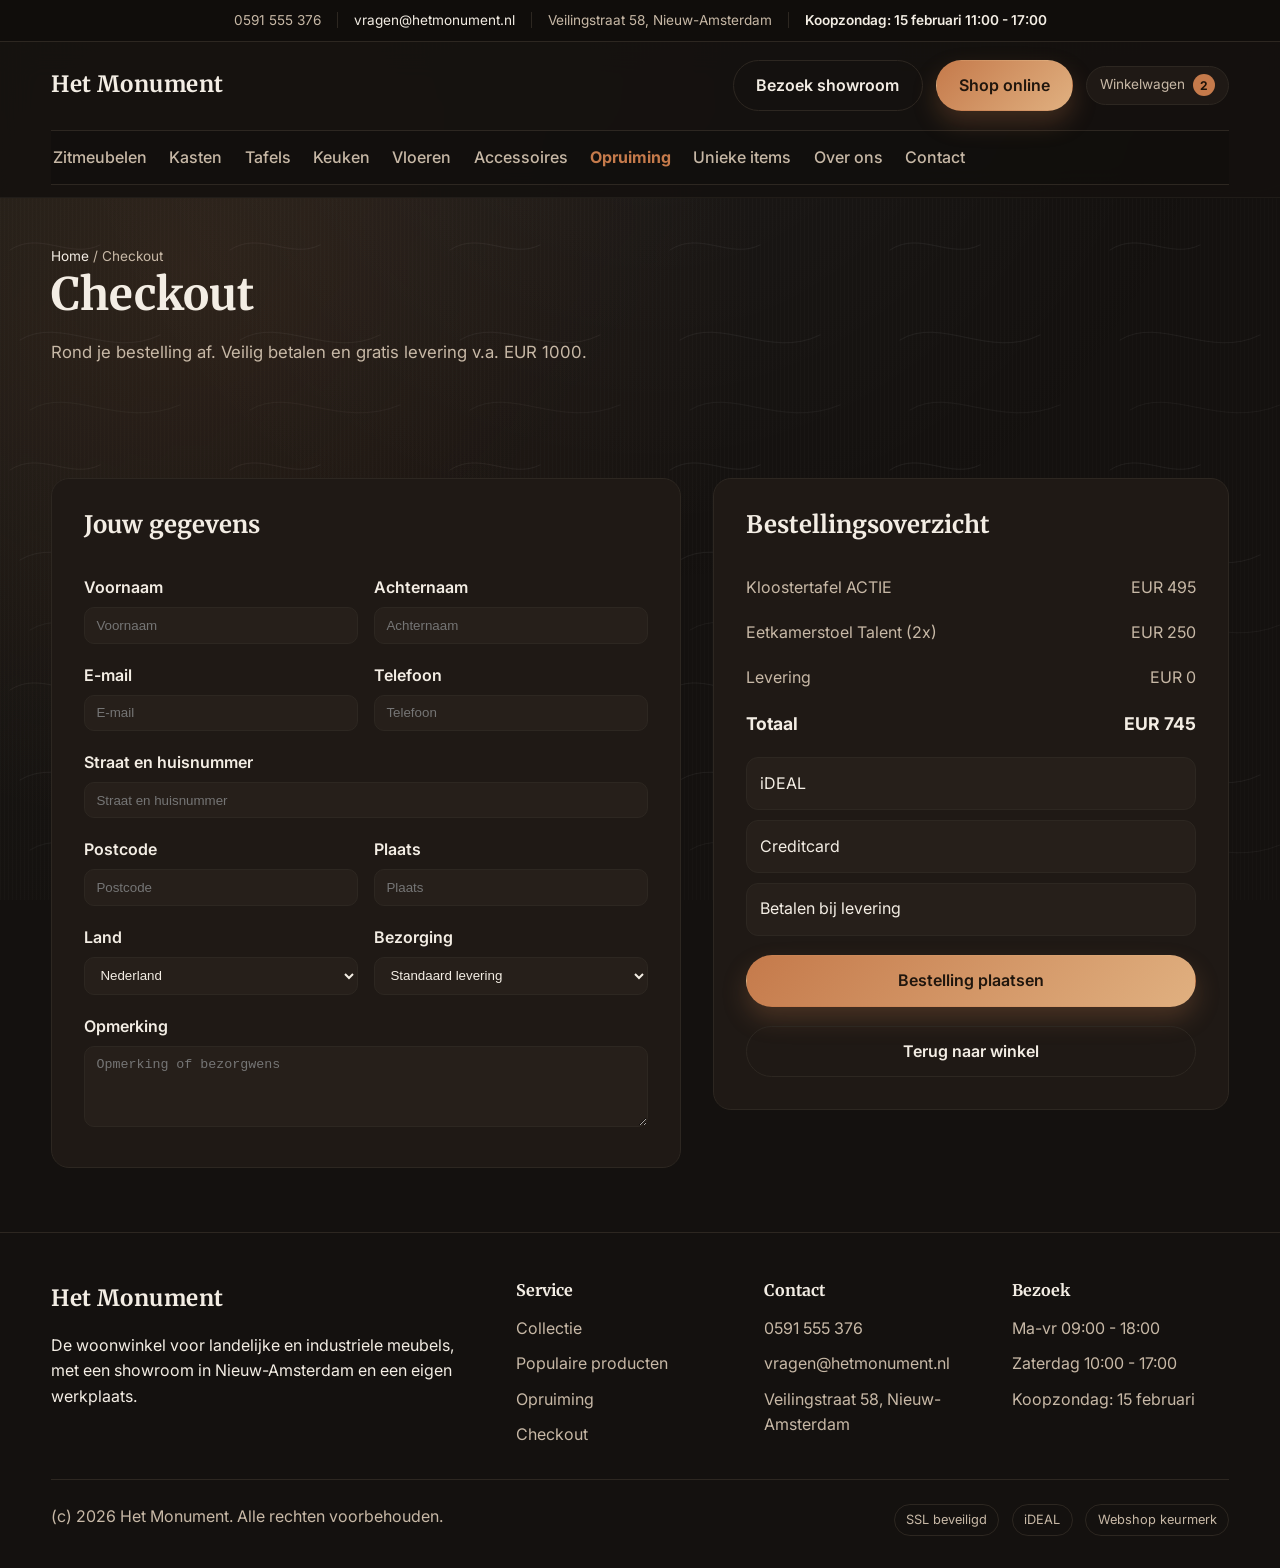
<file: checkout.html>
<!doctype html>
<html lang="nl">
  <head>
    <meta charset="utf-8" />
    <meta name="viewport" content="width=device-width, initial-scale=1" />
    <meta
      name="description"
      content="Checkout - Rond je bestelling af bij Het Monument. Veilige betaling en gratis levering v.a. EUR 1000."
    />
    <title>Checkout | Het Monument</title>
    <link rel="preconnect" href="https://fonts.googleapis.com" />
    <link rel="preconnect" href="https://fonts.gstatic.com" crossorigin />
    <link
      href="https://fonts.googleapis.com/css2?family=Inter:wght@400;500;600;700&family=Merriweather:wght@400;700&display=swap"
      rel="stylesheet"
    />
    <link rel="stylesheet" href="styles.css" />
  </head>
  <body>
    <div class="top-bar">
      <div class="container top-bar-inner">
        <span>0591 555 376</span>
        <span class="divider" aria-hidden="true"></span>
        <a href="mailto:vragen@hetmonument.nl">vragen@hetmonument.nl</a>
        <span class="divider" aria-hidden="true"></span>
        <span>Veilingstraat 58, Nieuw-Amsterdam</span>
        <span class="divider" aria-hidden="true"></span>
        <strong>Koopzondag: 15 februari 11:00 - 17:00</strong>
      </div>
    </div>

    <header class="site-header">
      <div class="container header-inner">
        <a class="logo" href="index.html" aria-label="Het Monument">
          Het Monument
        </a>
        <nav class="nav" id="main-nav" data-nav>
          <a href="categorie-zitmeubelen.html">Zitmeubelen</a>
          <a href="categorie-kasten.html">Kasten</a>
          <a href="categorie-tafels.html">Tafels</a>
          <a href="categorie-keuken.html">Keuken</a>
          <a href="categorie-vloeren.html">Vloeren</a>
          <a href="categorie-accessoires.html">Accessoires</a>
          <a class="sale-link" href="categorie-opruiming.html">Opruiming</a>
          <a href="categorie-uniek.html">Unieke items</a>
          <a href="index.html#over-ons">Over ons</a>
          <a href="index.html#contact">Contact</a>
        </nav>
        <div class="header-actions">
          <a class="ghost" href="index.html#showroom">Bezoek showroom</a>
          <a class="btn" href="categorie-zitmeubelen.html">Shop online</a>
          <a
            class="cart-pill"
            href="checkout.html"
            aria-label="Winkelwagen met 2 producten"
          >
            <span>Winkelwagen</span>
            <strong>2</strong>
          </a>
          <button
            class="menu-toggle"
            type="button"
            aria-label="Open menu"
            aria-controls="main-nav"
            aria-expanded="false"
            data-nav-toggle
          >
            <span></span>
            <span></span>
          </button>
        </div>
      </div>
    </header>

    <main id="top">
      <section class="page-hero">
        <div class="container">
          <div class="breadcrumb">
            <a href="index.html">Home</a> / Checkout
          </div>
          <h1>Checkout</h1>
          <p class="hero-lead">
            Rond je bestelling af. Veilig betalen en gratis levering v.a. EUR
            1000.
          </p>
        </div>
      </section>

      <section class="section">
        <div class="container checkout-grid">
          <div class="checkout-card">
            <h2>Jouw gegevens</h2>
            <div class="input-row">
              <div class="input-group">
                <label for="voornaam">Voornaam</label>
                <input id="voornaam" type="text" placeholder="Voornaam" />
              </div>
              <div class="input-group">
                <label for="achternaam">Achternaam</label>
                <input id="achternaam" type="text" placeholder="Achternaam" />
              </div>
            </div>
            <div class="input-row">
              <div class="input-group">
                <label for="email">E-mail</label>
                <input id="email" type="email" placeholder="E-mail" />
              </div>
              <div class="input-group">
                <label for="telefoon">Telefoon</label>
                <input id="telefoon" type="tel" placeholder="Telefoon" />
              </div>
            </div>
            <div class="input-group">
              <label for="adres">Straat en huisnummer</label>
              <input id="adres" type="text" placeholder="Straat en huisnummer" />
            </div>
            <div class="input-row">
              <div class="input-group">
                <label for="postcode">Postcode</label>
                <input id="postcode" type="text" placeholder="Postcode" />
              </div>
              <div class="input-group">
                <label for="plaats">Plaats</label>
                <input id="plaats" type="text" placeholder="Plaats" />
              </div>
            </div>
            <div class="input-row">
              <div class="input-group">
                <label for="land">Land</label>
                <select id="land">
                  <option>Nederland</option>
                  <option>Belgie</option>
                </select>
              </div>
              <div class="input-group">
                <label for="bezorging">Bezorging</label>
                <select id="bezorging">
                  <option>Standaard levering</option>
                  <option>Afhalen in showroom</option>
                  <option>Levering met montage</option>
                </select>
              </div>
            </div>
            <div class="input-group">
              <label for="opmerking">Opmerking</label>
              <textarea
                id="opmerking"
                rows="4"
                placeholder="Opmerking of bezorgwens"
              ></textarea>
            </div>
          </div>

          <div class="checkout-card">
            <h2>Bestellingsoverzicht</h2>
            <div class="summary-item">
              <span>Kloostertafel ACTIE</span>
              <span>EUR 495</span>
            </div>
            <div class="summary-item">
              <span>Eetkamerstoel Talent (2x)</span>
              <span>EUR 250</span>
            </div>
            <div class="summary-item">
              <span>Levering</span>
              <span>EUR 0</span>
            </div>
            <div class="summary-total">
              <span>Totaal</span>
              <span>EUR 745</span>
            </div>
            <div class="payment-options">
              <div class="payment-option">iDEAL</div>
              <div class="payment-option">Creditcard</div>
              <div class="payment-option">Betalen bij levering</div>
            </div>
            <a class="btn" href="#">Bestelling plaatsen</a>
            <a class="ghost" href="categorie-zitmeubelen.html"
              >Terug naar winkel</a
            >
          </div>
        </div>
      </section>
    </main>

    <footer class="site-footer" id="contact">
      <div class="container footer-grid">
        <div>
          <a class="logo" href="index.html">Het Monument</a>
          <p>
            De woonwinkel voor landelijke en industriele meubels, met een
            showroom in Nieuw-Amsterdam en een eigen werkplaats.
          </p>
        </div>
        <div>
          <h4>Service</h4>
          <ul>
            <li><a href="index.html#collectie">Collectie</a></li>
            <li><a href="index.html#bestsellers">Populaire producten</a></li>
            <li><a href="categorie-opruiming.html">Opruiming</a></li>
            <li><a href="checkout.html">Checkout</a></li>
          </ul>
        </div>
        <div>
          <h4>Contact</h4>
          <ul>
            <li><a href="tel:0591555376">0591 555 376</a></li>
            <li>
              <a href="mailto:vragen@hetmonument.nl">vragen@hetmonument.nl</a>
            </li>
            <li>Veilingstraat 58, Nieuw-Amsterdam</li>
          </ul>
        </div>
        <div>
          <h4>Bezoek</h4>
          <ul>
            <li>Ma-vr 09:00 - 18:00</li>
            <li>Zaterdag 10:00 - 17:00</li>
            <li>Koopzondag: 15 februari</li>
          </ul>
        </div>
      </div>
      <div class="container footer-bottom">
        <span>(c) 2026 Het Monument. Alle rechten voorbehouden.</span>
        <div class="footer-badges">
          <span>SSL beveiligd</span>
          <span>iDEAL</span>
          <span>Webshop keurmerk</span>
        </div>
      </div>
    </footer>

    <div class="sticky-cta">
      <div>
        <strong>Shop landelijke meubels</strong>
        <span>Bekijk onze collectie online.</span>
      </div>
      <a class="btn btn-small" href="categorie-zitmeubelen.html">Shop online</a>
    </div>

    <script src="script.js" defer></script>
  </body>
</html>
</file>
<file: styles.css>
:root {
  color-scheme: dark;
  --bg: #14110f;
  --bg-elev: #1f1915;
  --bg-soft: #261f1a;
  --text: #f3ede4;
  --text-muted: #c7b8a6;
  --accent: #c57a4b;
  --accent-2: #e0b080;
  --accent-3: #6f7a66;
  --border: #2d2721;
  --shadow: 0 24px 60px rgba(0, 0, 0, 0.45);
  --radius: 18px;
  --max-width: 1280px;
}

* {
  box-sizing: border-box;
}

body {
  margin: 0;
  font-family: "Inter", system-ui, -apple-system, sans-serif;
  color: var(--text);
  background: var(--bg);
  line-height: 1.6;
}

body::before {
  content: "";
  position: fixed;
  inset: 0;
  background-image: radial-gradient(
      circle at top,
      rgba(255, 255, 255, 0.04),
      transparent 55%
    ),
    radial-gradient(circle at 15% 30%, rgba(197, 122, 75, 0.12), transparent 45%),
    linear-gradient(130deg, rgba(111, 122, 102, 0.1), transparent 45%),
    repeating-linear-gradient(
      90deg,
      rgba(255, 255, 255, 0.015),
      rgba(255, 255, 255, 0.015) 1px,
      transparent 1px,
      transparent 4px
    ),
    url("data:image/svg+xml;utf8,<svg xmlns='http://www.w3.org/2000/svg' width='220' height='220' viewBox='0 0 220 220'><path d='M10 30 C40 10 70 40 100 25' fill='none' stroke='rgb(255,255,255)' stroke-opacity='0.05' stroke-width='1' stroke-linecap='round'/><path d='M20 120 C60 95 110 140 160 115' fill='none' stroke='rgb(255,255,255)' stroke-opacity='0.05' stroke-width='1' stroke-linecap='round'/><path d='M30 190 C70 165 120 210 180 185' fill='none' stroke='rgb(255,255,255)' stroke-opacity='0.04' stroke-width='1' stroke-linecap='round'/></svg>");
  background-size: auto, auto, auto, auto, 220px 220px;
  background-repeat: no-repeat, no-repeat, no-repeat, repeat, repeat;
  background-position: top center, 15% 30%, top left, top left, top left;
  pointer-events: none;
  z-index: -1;
}

img {
  max-width: 100%;
  display: block;
}

a {
  color: inherit;
  text-decoration: none;
}

button {
  font-family: inherit;
}

.container {
  width: min(var(--max-width), 92%);
  margin: 0 auto;
}

.top-bar {
  background: #100d0b;
  border-bottom: 1px solid var(--border);
  font-size: 0.85rem;
}

.top-bar-inner {
  display: flex;
  gap: 1rem;
  flex-wrap: wrap;
  padding: 0.6rem 0;
  align-items: center;
  justify-content: center;
  color: var(--text-muted);
}

.top-bar-inner strong {
  color: var(--text);
  font-weight: 600;
}

.top-bar-inner a {
  color: var(--text);
}

.divider {
  width: 1px;
  height: 1rem;
  background: var(--border);
}

.site-header {
  position: sticky;
  top: 0;
  z-index: 20;
  background: rgba(20, 17, 15, 0.9);
  backdrop-filter: blur(16px);
  border-bottom: 1px solid rgba(42, 38, 32, 0.6);
}

.header-inner {
  display: grid;
  grid-template-columns: 1fr auto;
  grid-template-areas:
    "logo actions"
    "nav nav";
  align-items: center;
  gap: 0.8rem 1.5rem;
  padding: 1.1rem 0 0.8rem;
  position: relative;
}

.header-inner .logo {
  grid-area: logo;
}

.header-inner .header-actions {
  grid-area: actions;
  justify-self: end;
}

.header-inner .nav {
  grid-area: nav;
}

.logo {
  font-family: "Merriweather", Georgia, serif;
  font-weight: 700;
  font-size: 1.4rem;
  letter-spacing: 0.02em;
  display: flex;
  align-items: baseline;
  gap: 0.5rem;
}

.nav {
  display: flex;
  align-items: center;
  flex-wrap: nowrap;
  gap: 1.2rem;
  font-weight: 500;
  color: var(--text-muted);
  white-space: nowrap;
  overflow-x: auto;
  padding-bottom: 0.2rem;
}

.header-inner .nav {
  padding: 0.7rem 0;
  margin-top: 0.4rem;
  position: relative;
}

.header-inner .nav a {
  padding: 0.2rem 0.1rem;
}

.header-inner .nav::before {
  content: "";
  position: absolute;
  inset: 0;
  left: 50%;
  transform: translateX(-50%);
  width: 100vw;
  background: rgba(15, 14, 12, 0.5);
  border-top: 1px solid var(--border);
  border-bottom: 1px solid var(--border);
  z-index: -1;
}

.nav a:hover {
  color: var(--text);
}

.nav .sale-link {
  color: var(--accent);
  font-weight: 700;
}

.header-actions {
  display: flex;
  align-items: center;
  gap: 0.8rem;
}

.btn,
.ghost {
  padding: 0.75rem 1.4rem;
  border-radius: 999px;
  font-weight: 600;
  border: 1px solid transparent;
  display: inline-flex;
  align-items: center;
  justify-content: center;
  gap: 0.5rem;
  transition: transform 0.2s ease, box-shadow 0.2s ease, border 0.2s ease;
}

.btn {
  background: linear-gradient(135deg, var(--accent), var(--accent-2));
  color: #20160d;
  box-shadow: 0 12px 25px rgba(197, 122, 75, 0.25);
}

.btn:hover {
  transform: translateY(-1px);
}

.btn-small {
  padding: 0.6rem 1.1rem;
  font-size: 0.9rem;
}

.ghost {
  border: 1px solid var(--border);
  color: var(--text);
  background: transparent;
}

.ghost:hover {
  border-color: var(--accent);
}

.cart-pill {
  display: inline-flex;
  align-items: center;
  gap: 0.5rem;
  padding: 0.45rem 0.8rem;
  border-radius: 999px;
  border: 1px solid var(--border);
  background: var(--bg-elev);
  font-size: 0.85rem;
}

.cart-pill span {
  color: var(--text-muted);
}

.cart-pill strong {
  display: inline-flex;
  align-items: center;
  justify-content: center;
  width: 22px;
  height: 22px;
  border-radius: 50%;
  background: var(--accent);
  color: #1c1208;
  font-size: 0.75rem;
}

.menu-toggle {
  display: none;
  width: 44px;
  height: 44px;
  border-radius: 50%;
  border: 1px solid var(--border);
  background: transparent;
  align-items: center;
  justify-content: center;
  gap: 5px;
}

.menu-toggle span {
  width: 18px;
  height: 2px;
  background: var(--text);
  border-radius: 999px;
}

.hero {
  padding: 0 0 3rem;
}

.hero-grid {
  display: grid;
  grid-template-columns: 1.1fr 0.9fr;
  gap: 3rem;
  align-items: stretch;
}

.eyebrow {
  text-transform: uppercase;
  letter-spacing: 0.2em;
  font-size: 0.75rem;
  color: var(--accent);
  margin-bottom: 1rem;
}

h1,
h2,
h3,
h4 {
  font-family: "Merriweather", Georgia, serif;
  margin: 0 0 1rem;
  line-height: 1.2;
}

h1 {
  font-size: clamp(2.4rem, 3.5vw, 3.4rem);
}

.hero-lead {
  color: var(--text-muted);
  font-size: 1.05rem;
  max-width: 36rem;
}

.hero-actions {
  display: flex;
  flex-wrap: wrap;
  gap: 1rem;
  margin: 2rem 0;
}

.hero-list {
  list-style: none;
  padding: 0;
  margin: 1.5rem 0 0;
  display: grid;
  gap: 0.6rem;
  color: var(--text-muted);
}

.hero-list li {
  display: flex;
  align-items: center;
  gap: 0.6rem;
}

.hero-list li::before {
  content: "*";
  color: var(--accent);
  font-weight: 700;
}

.hero-tip {
  margin: 0 0 1.5rem;
  color: var(--text-muted);
}

.hero-tip strong {
  color: var(--text);
}

.hero-trust {
  display: flex;
  gap: 1.5rem;
  flex-wrap: wrap;
}

.trust-item {
  padding: 0.8rem 1rem;
  border-radius: 12px;
  background: var(--bg-elev);
  border: 1px solid var(--border);
  min-width: 160px;
}

.trust-value {
  display: block;
  font-weight: 700;
  font-size: 1.1rem;
}

.trust-label {
  font-size: 0.85rem;
  color: var(--text-muted);
}

.hero-badges {
  margin-top: 1.5rem;
  display: flex;
  flex-wrap: wrap;
  gap: 0.8rem;
  color: var(--text-muted);
  font-size: 0.85rem;
}

.hero-badges span {
  padding: 0.4rem 0.75rem;
  background: var(--bg-elev);
  border-radius: 999px;
  border: 1px solid var(--border);
}

.hero-card {
  background: var(--bg-soft);
  border-radius: var(--radius);
  padding: 2rem;
  border: 1px solid var(--border);
  box-shadow: var(--shadow);
}

.hero-media {
  display: grid;
  gap: 1.5rem;
  align-items: stretch;
}

.hero-image {
  position: relative;
  border-radius: var(--radius);
  overflow: hidden;
  border: 1px solid var(--border);
  background: #14110f;
  min-height: 280px;
}

.hero-slider {
  position: relative;
  border-radius: 0;
  overflow: hidden;
  border: 1px solid var(--border);
  background: #14110f;
  min-height: 360px;
  height: 100%;
}

.hero-track {
  display: flex;
  overflow-x: auto;
  scroll-snap-type: x mandatory;
  scroll-behavior: smooth;
  height: 100%;
  -ms-overflow-style: none;
  scrollbar-width: none;
}

.hero-track::-webkit-scrollbar {
  display: none;
}

.hero-slide {
  min-width: 100%;
  height: 100%;
  position: relative;
  scroll-snap-align: start;
}

.hero-slide img {
  width: 100%;
  height: 100%;
  object-fit: cover;
  display: block;
}

.hero-slide-actions {
  position: absolute;
  left: 1.2rem;
  bottom: 1.2rem;
}

.hero-slider .slider-btn {
  position: absolute;
  top: 50%;
  transform: translateY(-50%);
  z-index: 2;
  background: rgba(15, 14, 12, 0.85);
}

.hero-slider [data-hero-prev] {
  left: 1rem;
}

.hero-slider [data-hero-next] {
  right: 1rem;
}

.hero-image img {
  width: 100%;
  height: 100%;
  object-fit: cover;
  display: block;
}

.hero-badge {
  position: absolute;
  top: 1rem;
  left: 1rem;
  padding: 0.3rem 0.8rem;
  border-radius: 999px;
  background: rgba(231, 113, 27, 0.2);
  border: 1px solid rgba(231, 113, 27, 0.6);
  color: var(--accent);
  font-weight: 600;
  font-size: 0.8rem;
}

.hero-card-header {
  display: flex;
  justify-content: space-between;
  align-items: flex-start;
  gap: 1rem;
}

.hero-card-title {
  margin: 0;
  font-weight: 600;
}

.hero-card-subtitle {
  margin: 0.4rem 0 0;
  font-size: 0.9rem;
  color: var(--text-muted);
}

.chip {
  background: rgba(231, 113, 27, 0.2);
  color: var(--accent);
  padding: 0.3rem 0.6rem;
  border-radius: 999px;
  font-size: 0.75rem;
  border: 1px solid rgba(231, 113, 27, 0.4);
}

.hero-card-body {
  margin-top: 1.5rem;
}

.hero-card-body label {
  display: block;
  margin-top: 1rem;
  font-weight: 600;
}

.pill-group {
  display: flex;
  flex-wrap: wrap;
  gap: 0.6rem;
  margin-top: 0.6rem;
}

.pill {
  border-radius: 999px;
  border: 1px solid var(--border);
  background: transparent;
  color: var(--text);
  padding: 0.4rem 0.9rem;
  font-size: 0.85rem;
  cursor: pointer;
}

.pill.is-active {
  background: rgba(231, 113, 27, 0.15);
  border-color: rgba(231, 113, 27, 0.6);
}

.hero-card-footer {
  display: flex;
  align-items: center;
  justify-content: space-between;
  margin-top: 1.8rem;
  gap: 1rem;
}

.price-label {
  margin: 0;
  font-size: 0.85rem;
  color: var(--text-muted);
}

.price-value {
  margin: 0;
  font-size: 1.8rem;
  font-weight: 700;
}

.price-note {
  margin: 0.2rem 0 0;
  font-size: 0.75rem;
  color: var(--text-muted);
}

.value-strip {
  padding: 2rem 0;
  background: #13110f;
  border-top: 1px solid var(--border);
  border-bottom: 1px solid var(--border);
}

.brand-strip {
  padding: 3rem 0;
}

.brand-inner {
  display: grid;
  gap: 2rem;
}

.brand-section {
  padding: 2.5rem 0;
}

.brand-slider {
  display: grid;
  grid-template-columns: auto 1fr auto;
  gap: 1rem;
  align-items: center;
}

.brand-track {
  display: flex;
  gap: 1.5rem;
  overflow-x: auto;
  scroll-behavior: smooth;
  padding: 0.6rem 0;
  scroll-snap-type: x mandatory;
  -ms-overflow-style: none;
  scrollbar-width: none;
}

.brand-track::-webkit-scrollbar {
  display: none;
}

.brand-item {
  flex: 0 0 180px;
  height: 72px;
  border: 1px solid var(--border);
  border-radius: 12px;
  background: var(--bg-elev);
  display: flex;
  align-items: center;
  justify-content: center;
  scroll-snap-align: start;
}

.brand-item img {
  max-height: 40px;
  max-width: 100%;
  object-fit: contain;
  filter: grayscale(1) brightness(0.9);
  opacity: 0.85;
}

.brand-item:hover img {
  filter: none;
  opacity: 1;
}

.slider-btn {
  width: 40px;
  height: 40px;
  border-radius: 10px;
  border: 1px solid var(--border);
  background: var(--bg-elev);
  color: var(--text);
  display: inline-flex;
  align-items: center;
  justify-content: center;
  cursor: pointer;
}

.slider-btn:hover {
  border-color: var(--accent);
}

.brand-grid {
  display: grid;
  grid-template-columns: repeat(6, 1fr);
  gap: 1.5rem;
  align-items: center;
}

.brand-grid img {
  width: 100%;
  max-height: 48px;
  object-fit: contain;
  filter: grayscale(1) brightness(0.9);
  opacity: 0.8;
}

.brand-grid img:hover {
  opacity: 1;
  filter: grayscale(0) brightness(1);
}

.value-grid {
  display: grid;
  grid-template-columns: repeat(4, 1fr);
  gap: 1.5rem;
}

.value-item h3 {
  margin: 0 0 0.4rem;
  font-size: 1.1rem;
}

.value-item p {
  margin: 0;
  color: var(--text-muted);
}

.section {
  padding: 4rem 0;
}

.section-header {
  display: flex;
  justify-content: space-between;
  align-items: flex-end;
  gap: 2rem;
  margin-bottom: 2.5rem;
  flex-wrap: wrap;
}

.steps-grid {
  display: grid;
  grid-template-columns: repeat(3, 1fr);
  gap: 1.5rem;
}

.step-card {
  background: var(--bg-elev);
  border: 1px solid var(--border);
  border-radius: var(--radius);
  padding: 2rem;
}

.step-number {
  display: inline-flex;
  width: 36px;
  height: 36px;
  border-radius: 50%;
  align-items: center;
  justify-content: center;
  background: rgba(126, 143, 106, 0.2);
  color: var(--accent-2);
  font-weight: 700;
  margin-bottom: 1rem;
}

.step-list {
  padding-left: 1rem;
  color: var(--text-muted);
}

.collection-grid,
.review-grid {
  display: grid;
  grid-template-columns: repeat(auto-fit, minmax(300px, 1fr));
  gap: 1.5rem;
}

.product-grid {
  display: grid;
  grid-template-columns: repeat(auto-fit, minmax(320px, 1fr));
  gap: 1.5rem;
}

.why-grid {
  display: grid;
  grid-template-columns: repeat(auto-fit, minmax(240px, 1fr));
  gap: 1.5rem;
}

.why-card {
  border-radius: var(--radius);
  border: 1px solid var(--border);
  background: var(--bg-elev);
  padding: 1.8rem;
}

.why-card p {
  color: var(--text-muted);
  margin: 0;
}

.collection-card,
.product-card,
.review-card {
  border-radius: var(--radius);
  border: 1px solid var(--border);
  background: var(--bg-elev);
  padding: 1.8rem;
}

.collection-image,
.product-image {
  height: 180px;
  border-radius: 14px;
  background: #14110f;
  border: 1px solid var(--border);
  overflow: hidden;
  position: relative;
  margin-bottom: 1.2rem;
}

.collection-image img,
.product-image img {
  width: 100%;
  height: 100%;
  object-fit: cover;
}

.product-badge {
  position: absolute;
  top: 0.8rem;
  left: 0.8rem;
  padding: 0.25rem 0.6rem;
  border-radius: 999px;
  font-size: 0.75rem;
  background: rgba(15, 14, 12, 0.85);
  border: 1px solid var(--border);
  color: var(--text);
}

.product-badge.sale {
  background: rgba(231, 113, 27, 0.2);
  border-color: rgba(231, 113, 27, 0.5);
  color: var(--accent);
}

.product-card {
  display: flex;
  flex-direction: column;
  gap: 0.5rem;
}

.product-card p {
  color: var(--text-muted);
}

.text-link {
  color: var(--accent);
  font-weight: 600;
}

.specials-grid {
  margin-top: 2rem;
  display: grid;
  grid-template-columns: repeat(2, 1fr);
  gap: 1.5rem;
}

.special-card {
  border: 1px solid var(--border);
  border-radius: var(--radius);
  background: var(--bg-elev);
  padding: 1.5rem;
  display: flex;
  justify-content: space-between;
  align-items: center;
  gap: 1.5rem;
}

.special-card p {
  margin: 0.4rem 0 0;
  color: var(--text-muted);
}

.highlight-section {
  padding-top: 2rem;
}

.highlight-grid {
  display: grid;
  grid-template-columns: 1fr 1fr;
  gap: 2rem;
  align-items: center;
}

.highlight-content p {
  color: var(--text-muted);
}

.highlight-media {
  border-radius: var(--radius);
  overflow: hidden;
  border: 1px solid var(--border);
  background: #14110f;
}

.highlight-media img {
  width: 100%;
  height: 100%;
  object-fit: cover;
  display: block;
}

.feature-list {
  list-style: none;
  padding: 0;
  margin: 1.5rem 0;
  display: grid;
  gap: 0.6rem;
  color: var(--text-muted);
}

.feature-list li::before {
  content: "*";
  color: var(--accent);
  margin-right: 0.6rem;
}

.highlight-actions {
  display: flex;
  gap: 1rem;
  flex-wrap: wrap;
}

.material-grid {
  display: grid;
  grid-template-columns: 1.1fr 0.9fr;
  gap: 2rem;
  align-items: start;
}

.tag-row {
  display: flex;
  flex-wrap: wrap;
  gap: 0.8rem;
  margin: 1.5rem 0;
}

.tag-row span {
  border-radius: 999px;
  border: 1px solid var(--border);
  padding: 0.4rem 0.8rem;
  font-size: 0.85rem;
  color: var(--text-muted);
}

.material-features {
  display: grid;
  gap: 1rem;
}

.material-card {
  background: var(--bg-elev);
  border-radius: var(--radius);
  padding: 2rem;
  border: 1px solid var(--border);
}

.material-list {
  list-style: none;
  padding: 0;
  margin: 1.5rem 0;
  display: grid;
  gap: 1rem;
}

.material-list li {
  display: flex;
  justify-content: space-between;
  align-items: center;
  gap: 1rem;
  color: var(--text-muted);
}

.material-list .accent {
  color: var(--accent);
  font-size: 0.85rem;
  font-weight: 600;
}

.product-meta {
  display: flex;
  justify-content: space-between;
  align-items: center;
  font-weight: 600;
  margin-top: auto;
}

.rating {
  font-size: 0.95rem;
  color: var(--text-muted);
}

.rating span:first-child {
  color: var(--accent);
  letter-spacing: 0.2em;
}
.review-text {
  font-style: italic;
  color: var(--text-muted);
}

.review-author {
  margin-top: 1rem;
  font-weight: 600;
}

.room-section {
  padding-top: 2rem;
}

.room-grid {
  display: grid;
  grid-template-columns: repeat(3, 1fr);
  gap: 1.5rem;
}

.room-card {
  border-radius: var(--radius);
  border: 1px solid var(--border);
  background: var(--bg-elev);
  padding: 1.8rem;
  display: grid;
  gap: 0.8rem;
}

.room-card p {
  color: var(--text-muted);
  margin: 0;
}

.room-card ul {
  list-style: none;
  padding: 0;
  margin: 0;
  color: var(--text-muted);
  display: grid;
  gap: 0.4rem;
  font-size: 0.9rem;
}

.room-card ul li::before {
  content: "*";
  color: var(--accent);
  margin-right: 0.6rem;
}

.koopzondag-section {
  background: #14110f;
  border-top: 1px solid var(--border);
  border-bottom: 1px solid var(--border);
}

.koopzondag-grid {
  display: grid;
  grid-template-columns: 1.1fr 0.9fr;
  gap: 2rem;
  align-items: center;
}

.koopzondag-list {
  margin: 1.5rem 0;
  padding-left: 1.2rem;
  color: var(--text-muted);
}

.koopzondag-card {
  border-radius: var(--radius);
  border: 1px solid var(--border);
  overflow: hidden;
  background: var(--bg-elev);
}

.koopzondag-card img {
  width: 100%;
  height: 220px;
  object-fit: cover;
}

.koopzondag-card-body {
  padding: 1.5rem;
}

.koopzondag-actions {
  display: flex;
  gap: 0.8rem;
  flex-wrap: wrap;
  margin-top: 1rem;
}

.split-section {
  background: #13110f;
  border-top: 1px solid var(--border);
  border-bottom: 1px solid var(--border);
}

.split-grid {
  display: grid;
  grid-template-columns: repeat(2, 1fr);
  gap: 2rem;
}

.split-card {
  background: var(--bg-elev);
  border-radius: var(--radius);
  padding: 2rem;
  border: 1px solid var(--border);
}

.split-products {
  margin: 1.5rem 0;
  display: grid;
  gap: 1rem;
}

.mini-product {
  display: flex;
  gap: 1rem;
  align-items: center;
  padding: 0.8rem;
  border-radius: 12px;
  border: 1px solid var(--border);
  background: rgba(15, 14, 12, 0.5);
}

.mini-product img {
  width: 72px;
  height: 72px;
  border-radius: 10px;
  object-fit: cover;
}

.mini-product h4 {
  margin: 0 0 0.3rem;
  font-size: 1rem;
}

.mini-product p {
  margin: 0;
  color: var(--text-muted);
  font-size: 0.85rem;
}

.cta-section {
  background: linear-gradient(
    120deg,
    rgba(231, 113, 27, 0.15),
    rgba(127, 138, 119, 0.12)
  );
  border-top: 1px solid var(--border);
  border-bottom: 1px solid var(--border);
}

.cta-grid {
  display: grid;
  grid-template-columns: 1.2fr 0.8fr;
  gap: 2rem;
  align-items: center;
}

.cta-actions {
  display: flex;
  gap: 1rem;
  flex-wrap: wrap;
  margin-top: 1.5rem;
}

.cta-card {
  background: rgba(15, 15, 13, 0.8);
  border-radius: var(--radius);
  padding: 2rem;
  border: 1px solid var(--border);
}

.cta-card ul {
  padding-left: 1.2rem;
  margin: 0;
  color: var(--text-muted);
}

.cta-note {
  margin-top: 1rem;
  color: var(--text-muted);
}

.cta-gallery {
  display: grid;
  grid-template-columns: repeat(3, 1fr);
  gap: 0.6rem;
  margin-top: 1.5rem;
}

.cta-gallery img {
  width: 100%;
  height: 90px;
  border-radius: 10px;
  object-fit: cover;
}

.page-hero {
  padding: 3rem 0 2rem;
}

.breadcrumb {
  font-size: 0.85rem;
  color: var(--text-muted);
}

.breadcrumb a {
  color: var(--text);
}

.category-meta {
  display: flex;
  justify-content: space-between;
  align-items: center;
  gap: 1rem;
  flex-wrap: wrap;
  margin-top: 1rem;
}

.filter-bar {
  display: flex;
  gap: 0.8rem;
  flex-wrap: wrap;
  margin: 1.5rem 0 0;
}

.filter-pill {
  border-radius: 999px;
  border: 1px solid var(--border);
  background: var(--bg-elev);
  padding: 0.4rem 0.9rem;
  font-size: 0.85rem;
  color: var(--text);
}

.category-grid {
  display: grid;
  grid-template-columns: repeat(auto-fit, minmax(300px, 1fr));
  gap: 1.5rem;
}

.pagination {
  margin-top: 2rem;
  display: flex;
  justify-content: center;
  gap: 0.6rem;
}

.pagination a {
  border: 1px solid var(--border);
  border-radius: 10px;
  padding: 0.4rem 0.8rem;
  color: var(--text-muted);
}

.pagination a.is-active {
  color: var(--text);
  border-color: var(--accent);
}

.product-layout {
  display: grid;
  grid-template-columns: 1.1fr 0.9fr;
  gap: 2rem;
  align-items: start;
}

.product-gallery {
  display: grid;
  gap: 1rem;
}

.product-main-image {
  border-radius: var(--radius);
  overflow: hidden;
  border: 1px solid var(--border);
  background: #14110f;
}

.product-main-image img {
  width: 100%;
  height: 100%;
  display: block;
  object-fit: cover;
}

.product-thumbs {
  display: grid;
  grid-template-columns: repeat(3, 1fr);
  gap: 0.6rem;
}

.product-thumb {
  border-radius: 12px;
  overflow: hidden;
  border: 1px solid var(--border);
  background: #14110f;
}

.product-thumb img {
  width: 100%;
  height: 100%;
  display: block;
  object-fit: cover;
}

.product-info {
  border-radius: var(--radius);
  border: 1px solid var(--border);
  background: var(--bg-elev);
  padding: 2rem;
  display: grid;
  gap: 1rem;
}

.product-actions {
  display: flex;
  gap: 1rem;
  flex-wrap: wrap;
}

.price-block {
  display: flex;
  align-items: baseline;
  gap: 0.8rem;
}

.price {
  font-size: 2rem;
  font-weight: 700;
}

.price-old {
  font-size: 1rem;
  color: var(--text-muted);
  text-decoration: line-through;
}

.variant-grid {
  display: grid;
  grid-template-columns: repeat(3, 1fr);
  gap: 0.6rem;
}

.variant-pill {
  border-radius: 12px;
  border: 1px solid var(--border);
  padding: 0.5rem;
  text-align: center;
  font-size: 0.85rem;
  color: var(--text);
  background: var(--bg-soft);
}

.quantity-row {
  display: flex;
  gap: 0.8rem;
  align-items: center;
}

.quantity-input {
  width: 80px;
  padding: 0.4rem 0.6rem;
  border-radius: 10px;
  border: 1px solid var(--border);
  background: var(--bg-soft);
  color: var(--text);
}

.info-list {
  list-style: none;
  padding: 0;
  margin: 0;
  color: var(--text-muted);
  display: grid;
  gap: 0.4rem;
}

.info-list li::before {
  content: "*";
  color: var(--accent);
  margin-right: 0.6rem;
}

.checkout-grid {
  display: grid;
  grid-template-columns: 1.1fr 0.9fr;
  gap: 2rem;
  align-items: start;
}

.checkout-card {
  border-radius: var(--radius);
  border: 1px solid var(--border);
  background: var(--bg-elev);
  padding: 2rem;
  display: grid;
  gap: 1.2rem;
}

.input-group label {
  display: block;
  margin-bottom: 0.4rem;
  font-weight: 600;
}

.input-group input,
.input-group select,
.input-group textarea {
  width: 100%;
  padding: 0.6rem 0.7rem;
  border-radius: 10px;
  border: 1px solid var(--border);
  background: var(--bg-soft);
  color: var(--text);
}

.input-row {
  display: grid;
  grid-template-columns: repeat(2, 1fr);
  gap: 1rem;
}

.summary-item {
  display: flex;
  justify-content: space-between;
  color: var(--text-muted);
}

.summary-total {
  display: flex;
  justify-content: space-between;
  font-size: 1.1rem;
  font-weight: 700;
}

.payment-options {
  display: grid;
  gap: 0.6rem;
}

.payment-option {
  border: 1px solid var(--border);
  border-radius: 12px;
  padding: 0.8rem;
  background: var(--bg-soft);
}

.faq-grid {
  display: grid;
  gap: 1rem;
}

details {
  background: var(--bg-elev);
  border-radius: 14px;
  border: 1px solid var(--border);
  padding: 1rem 1.5rem;
}

summary {
  cursor: pointer;
  font-weight: 600;
}

details p {
  color: var(--text-muted);
}

.site-footer {
  padding: 3rem 0 2rem;
  border-top: 1px solid var(--border);
}

.footer-grid {
  display: grid;
  grid-template-columns: 2fr repeat(3, 1fr);
  gap: 2rem;
}

.footer-grid ul {
  list-style: none;
  padding: 0;
  margin: 0;
  display: grid;
  gap: 0.6rem;
  color: var(--text-muted);
}

.footer-bottom {
  margin-top: 2rem;
  padding-top: 1.5rem;
  border-top: 1px solid var(--border);
  display: flex;
  flex-wrap: wrap;
  justify-content: space-between;
  gap: 1rem;
  color: var(--text-muted);
}

.footer-badges {
  display: flex;
  gap: 0.8rem;
}

.footer-badges span {
  border: 1px solid var(--border);
  border-radius: 999px;
  padding: 0.3rem 0.7rem;
  font-size: 0.8rem;
}

.sticky-cta {
  position: fixed;
  bottom: 1rem;
  left: 50%;
  transform: translateX(-50%);
  background: rgba(23, 21, 18, 0.95);
  border: 1px solid var(--border);
  border-radius: 999px;
  padding: 0.5rem 0.8rem;
  display: none;
  align-items: center;
  gap: 1rem;
  z-index: 30;
  box-shadow: var(--shadow);
}

.sticky-cta span {
  color: var(--text-muted);
  font-size: 0.85rem;
}

@media (max-width: 1100px) {
  .hero-grid,
  .material-grid,
  .cta-grid,
  .split-grid,
  .koopzondag-grid,
  .highlight-grid,
  .product-layout,
  .checkout-grid {
    grid-template-columns: 1fr;
  }

  .value-grid,
  .steps-grid,
  .collection-grid,
  .product-grid,
  .review-grid,
  .room-grid {
    grid-template-columns: repeat(2, 1fr);
  }

  .brand-grid {
    grid-template-columns: repeat(3, 1fr);
  }

  .specials-grid {
    grid-template-columns: 1fr;
  }

  .footer-grid {
    grid-template-columns: repeat(2, 1fr);
  }
}

@media (max-width: 900px) {
  .nav {
    position: absolute;
    top: 100%;
    right: 4%;
    background: rgba(23, 21, 18, 0.96);
    border: 1px solid var(--border);
    border-radius: 0;
    padding: 1rem 1.2rem;
    flex-direction: column;
    gap: 0.8rem;
    max-height: 70vh;
    overflow-y: auto;
    opacity: 0;
    pointer-events: none;
    transform: translateY(-10px);
    transition: opacity 0.2s ease, transform 0.2s ease;
  }

  .header-inner .nav::before {
    display: none;
  }

  .nav.is-open {
    opacity: 1;
    pointer-events: auto;
    transform: translateY(0);
  }

  .menu-toggle {
    display: inline-flex;
  }

  .header-actions .ghost {
    display: none;
  }

  .cart-pill {
    display: none;
  }
}

@media (max-width: 720px) {
  .value-grid,
  .steps-grid,
  .collection-grid,
  .product-grid,
  .review-grid,
  .footer-grid,
  .split-grid,
  .room-grid {
    grid-template-columns: 1fr;
  }

  .brand-grid {
    grid-template-columns: repeat(2, 1fr);
  }

  .hero-actions {
    flex-direction: column;
    align-items: flex-start;
  }

  .hero-card-footer {
    flex-direction: column;
    align-items: flex-start;
  }

  .sticky-cta {
    display: flex;
    width: min(92%, 520px);
  }

  .cta-gallery {
    grid-template-columns: 1fr;
  }

  .input-row {
    grid-template-columns: 1fr;
  }
}
</file>
